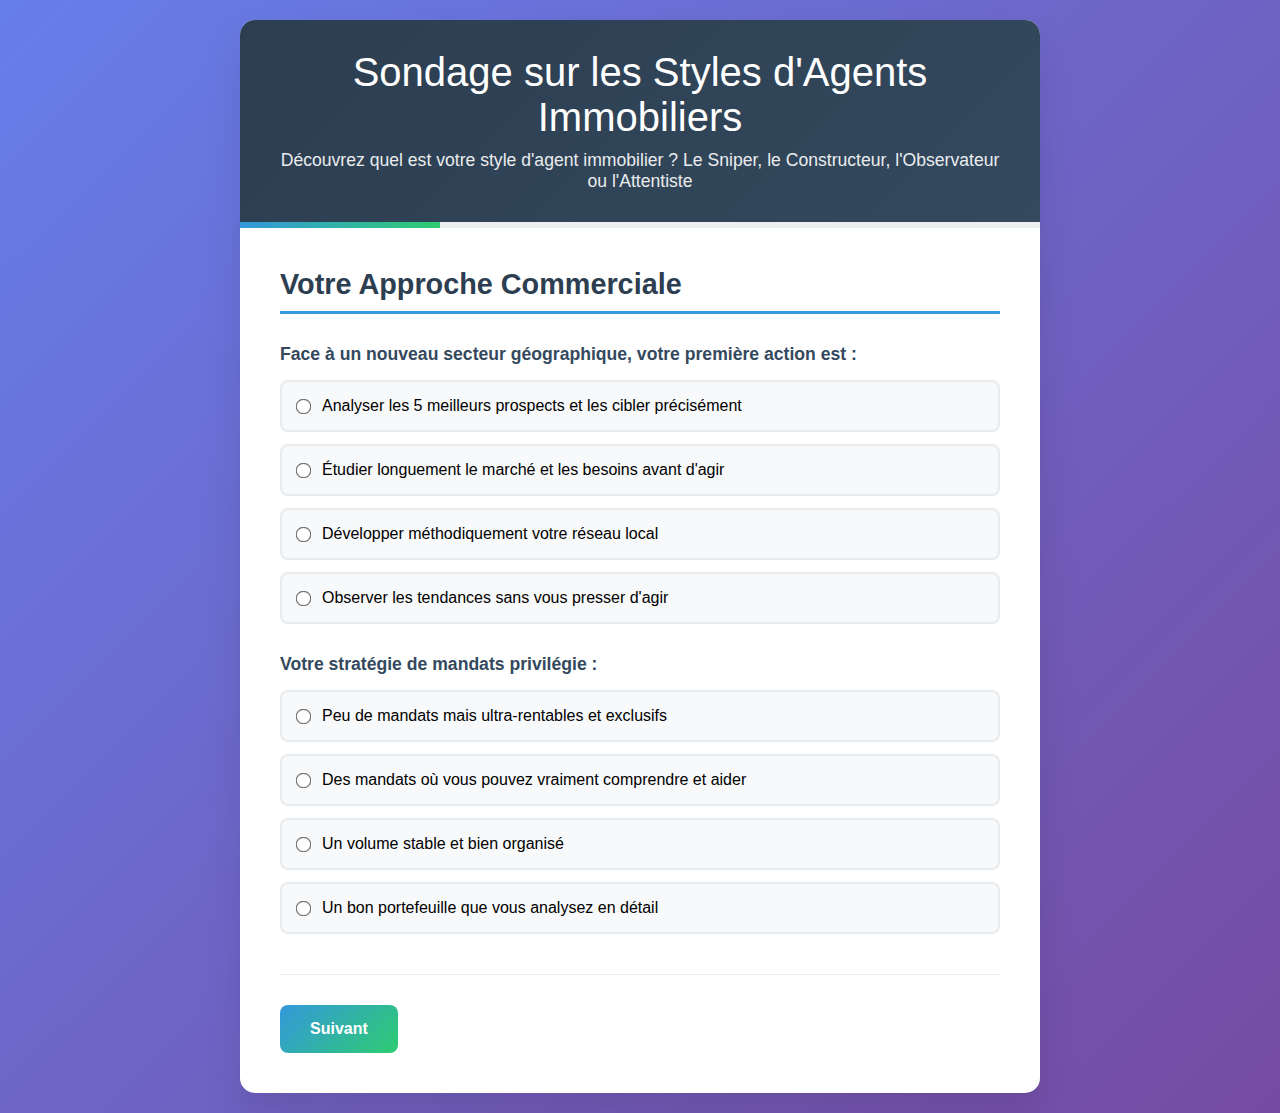
<file: index.html>
<!DOCTYPE html>
<html lang="fr">
<head>
    <meta charset="UTF-8">
    <meta name="viewport" content="width=device-width, initial-scale=1.0">
    <title>Sondage - Styles d'Agents Immobiliers</title>
    <link rel="stylesheet" href="styles.css">
</head>
<body>
    <div class="container">
        <header>
            <h1>Sondage sur les Styles d'Agents Immobiliers</h1>
            <p>Découvrez quel est votre style d'agent immobilier ? Le Sniper, le Constructeur, l'Observateur ou l'Attentiste</p>
        </header>

        <div class="progress-bar">
            <div class="progress-fill" id="progressFill"></div>
        </div>

        <form id="surveyForm">
            <!-- Section 1: Approche commerciale -->
            <div class="section" id="section1">
                <h2>Votre Approche Commerciale</h2>
                
                <div class="question-group">
                    <label>Face à un nouveau secteur géographique, votre première action est :</label>
                    <div class="radio-group">
                        <label><input type="radio" name="prospection" value="sniper"> Analyser les 5 meilleurs prospects et les cibler précisément</label>
                        <label><input type="radio" name="prospection" value="observateur"> Étudier longuement le marché et les besoins avant d'agir</label>
                        <label><input type="radio" name="prospection" value="constructeur"> Développer méthodiquement votre réseau local</label>
                        <label><input type="radio" name="prospection" value="attentiste"> Observer les tendances sans vous presser d'agir</label>
                    </div>
                </div>

                <div class="question-group">
                    <label>Votre stratégie de mandats privilégie :</label>
                    <div class="radio-group">
                        <label><input type="radio" name="mandats" value="sniper"> Peu de mandats mais ultra-rentables et exclusifs</label>
                        <label><input type="radio" name="mandats" value="observateur"> Des mandats où vous pouvez vraiment comprendre et aider</label>
                        <label><input type="radio" name="mandats" value="constructeur"> Un volume stable et bien organisé</label>
                        <label><input type="radio" name="mandats" value="attentiste"> Un bon portefeuille que vous analysez en détail</label>
                    </div>
                </div>
            </div>

            <!-- Section 2: Organisation et méthodes -->
            <div class="section" id="section2" style="display: none;">
                <h2>Votre Organisation</h2>
                
                <div class="question-group">
                    <label>Votre journée type privilégie :</label>
                    <div class="radio-group">
                        <label><input type="radio" name="organisation" value="sniper"> Peu d'actions mais ultra-ciblées et rentables</label>
                        <label><input type="radio" name="organisation" value="observateur"> Écoute approfondie et analyse de chaque situation</label>
                        <label><input type="radio" name="organisation" value="constructeur"> Planning structuré et méthode régulière</label>
                        <label><input type="radio" name="organisation" value="attentiste"> Réflexion stratégique et analyse des tendances</label>
                    </div>
                </div>

                <div class="question-group">
                    <label>Pour valoriser un bien, vous misez sur :</label>
                    <div class="radio-group">
                        <label><input type="radio" name="valorisation" value="sniper"> Une analyse ultra-précise pour un prix optimal</label>
                        <label><input type="radio" name="valorisation" value="observateur"> L'empathie et la compréhension des motivations</label>
                        <label><input type="radio" name="valorisation" value="constructeur"> Une méthode éprouvée avec comparables solides</label>
                        <label><input type="radio" name="valorisation" value="attentiste"> Une étude approfondie avant toute estimation</label>
                    </div>
                </div>
            </div>

            <!-- Section 3: Négociation et closing -->
            <div class="section" id="section3" style="display: none;">
                <h2>Votre Style de Négociation</h2>
                
                <div class="question-group">
                    <label>En négociation, vous êtes plutôt :</label>
                    <div class="radio-group">
                        <label><input type="radio" name="negociation" value="sniper"> Direct et efficace, vous allez droit au but</label>
                        <label><input type="radio" name="negociation" value="observateur"> À l'écoute, vous cherchez le compromis gagnant-gagnant</label>
                        <label><input type="radio" name="negociation" value="constructeur"> Méthodique, vous suivez un processus structuré</label>
                        <label><input type="radio" name="negociation" value="attentiste"> Patient, vous attendez le bon moment pour agir</label>
                    </div>
                </div>

                <div class="question-group">
                    <label>Pour conclure une vente, vous :</label>
                    <div class="radio-group">
                        <label><input type="radio" name="closing" value="sniper"> Créez un sentiment d'urgence ciblé et précis</label>
                        <label><input type="radio" name="closing" value="observateur"> Rassurez par l'empathie et la logique</label>
                        <label><input type="radio" name="closing" value="constructeur"> Vous appuyez sur la relation de confiance établie</label>
                        <label><input type="radio" name="closing" value="attentiste"> Laissez le client mûrir sa décision naturellement</label>
                    </div>
                </div>
            </div>

            <!-- Section 4: Résultats et performance -->
            <div class="section" id="section4" style="display: none;">
                <h2>Vos Résultats</h2>
                
                <div class="question-group">
                    <label>Votre approche des résultats :</label>
                    <div class="radio-group">
                        <label><input type="radio" name="resultats" value="sniper"> Peu de transactions mais très rentables</label>
                        <label><input type="radio" name="resultats" value="observateur"> La satisfaction client prime sur le volume</label>
                        <label><input type="radio" name="resultats" value="constructeur"> Régularité et stabilité des performances</label>
                        <label><input type="radio" name="resultats" value="attentiste"> Qualité du portefeuille plus qu'efficacité immédiate</label>
                    </div>
                </div>

                <div class="question-group">
                    <label>Votre principale force en tant qu'agent :</label>
                    <div class="radio-group">
                        <label><input type="radio" name="force" value="sniper"> L'efficacité et la précision dans l'action</label>
                        <label><input type="radio" name="force" value="observateur"> L'écoute et l'empathie avec les clients</label>
                        <label><input type="radio" name="force" value="constructeur"> L'organisation et la méthode de travail</label>
                        <label><input type="radio" name="force" value="attentiste"> L'analyse stratégique et la patience</label>
                    </div>
                </div>
            </div>

            <!-- Navigation -->
            <div class="navigation">
                <button type="button" id="prevBtn" onclick="changeSection(-1)" style="display: none;">Précédent</button>
                <button type="button" id="nextBtn" onclick="changeSection(1)">Suivant</button>
                <button type="submit" id="submitBtn" style="display: none;">Terminer le sondage</button>
            </div>
        </form>

        <!-- Résultats -->
        <div id="results" style="display: none;">
            <h2>Merci pour votre participation !</h2>
            <p>Vos réponses ont été enregistrées avec succès.</p>
            <button onclick="viewResults()">Voir les résultats agrégés</button>
            <button onclick="exportResults()">Exporter les données</button>
            <button onclick="resetSurvey()">Nouveau sondage</button>
        </div>

        <!-- Tableau des résultats -->
        <div id="resultsTable" style="display: none;">
            <h2>Résultats du Sondage</h2>
            <div id="statsContainer"></div>
            <button onclick="hideResults()">Retour</button>
        </div>
    </div>

    <script src="script.js"></script>
</body>
</html>
</file>
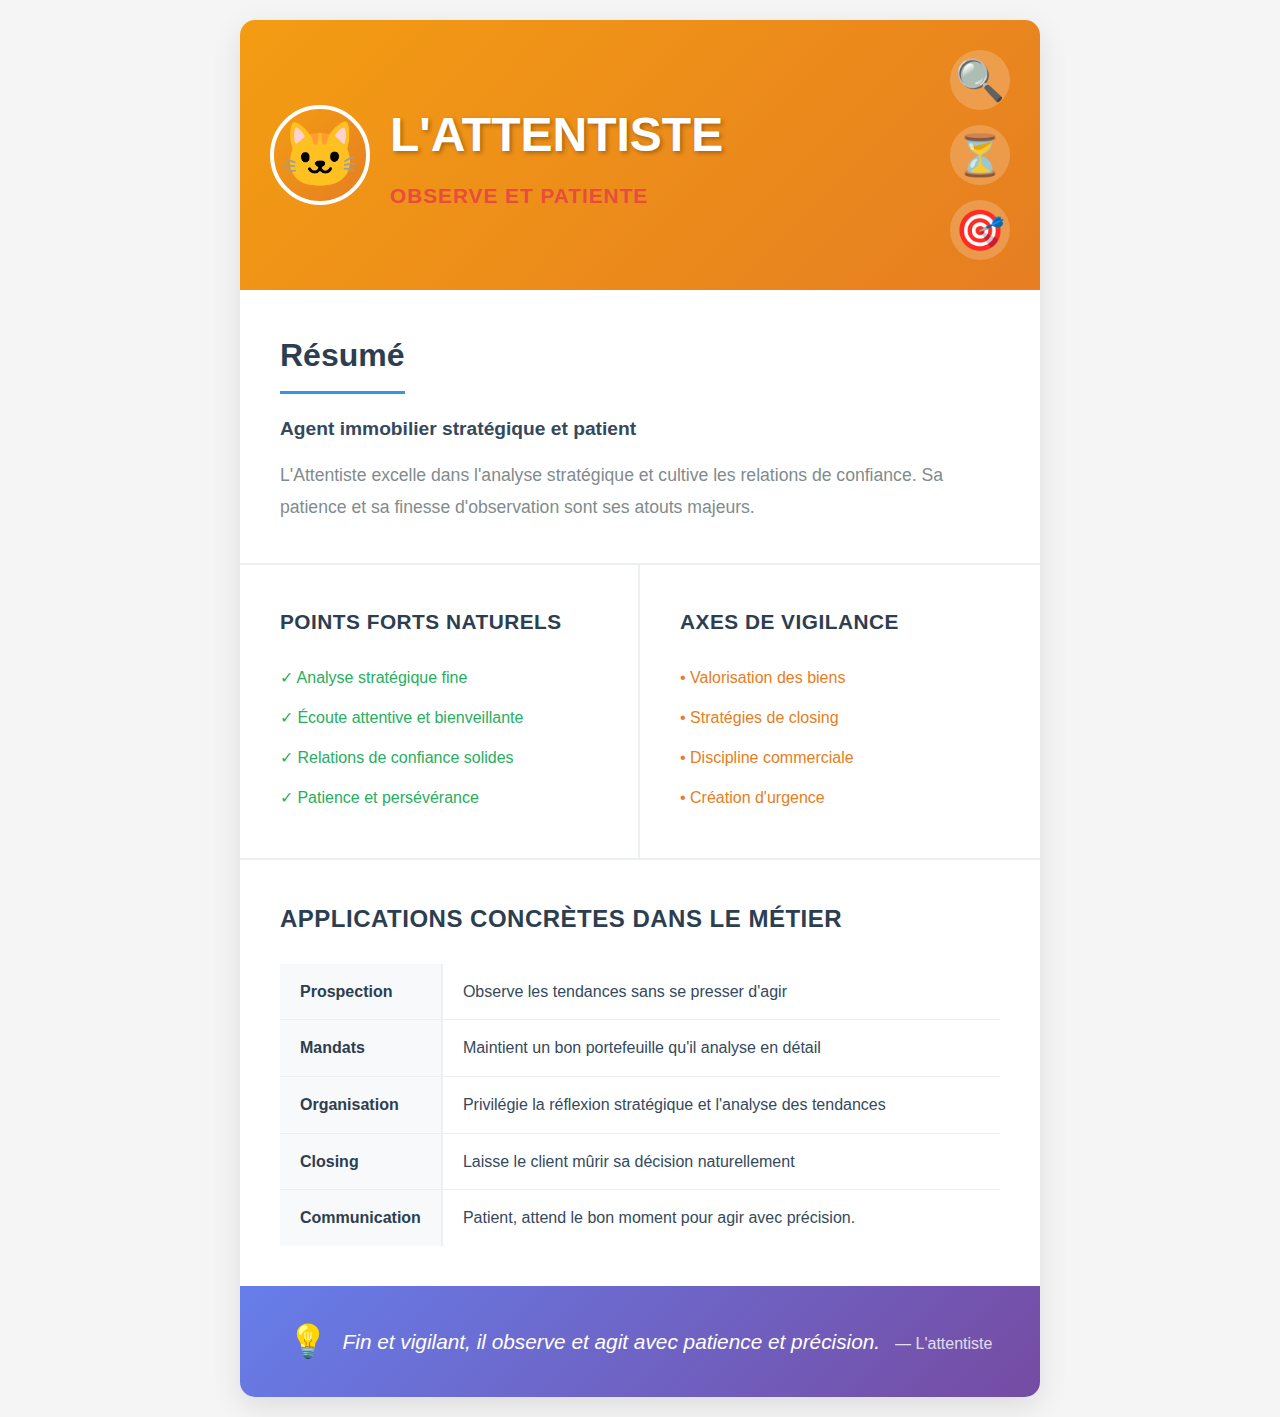
<file: fiche-attentiste.html>
<!DOCTYPE html>
<html lang="fr">
<head>
    <meta charset="UTF-8">
    <meta name="viewport" content="width=device-width, initial-scale=1.0">
    <title>L'Attentiste - Fiche de Style Agent Immobilier</title>
    <link rel="stylesheet" href="fiche-styles.css">
</head>
<body class="attentiste-page">
    <div class="fiche-container">
        <header class="fiche-header">
            <div class="logo-section">
                <div class="agent-logo attentiste-logo">🐱</div>
                <div class="title-section">
                    <h1>L'ATTENTISTE</h1>
                    <p class="subtitle">Observe et patiente</p>
                </div>
            </div>
            <div class="icons-section">
                <div class="icon">🔍</div>
                <div class="icon">⏳</div>
                <div class="icon">🎯</div>
            </div>
        </header>

        <section class="resume-section">
            <h2>Résumé</h2>
            <p class="agent-type">Agent immobilier stratégique et patient</p>
            <p class="description">
                L'Attentiste excelle dans l'analyse stratégique et cultive les relations 
                de confiance. Sa patience et sa finesse d'observation sont ses atouts majeurs.
            </p>
        </section>

        <div class="content-grid">
            <section class="points-forts">
                <h2>POINTS FORTS NATURELS</h2>
                <ul>
                    <li>✓ Analyse stratégique fine</li>
                    <li>✓ Écoute attentive et bienveillante</li>
                    <li>✓ Relations de confiance solides</li>
                    <li>✓ Patience et persévérance</li>
                </ul>
            </section>

            <section class="axes-vigilance">
                <h2>AXES DE VIGILANCE</h2>
                <ul>
                    <li>• Valorisation des biens</li>
                    <li>• Stratégies de closing</li>
                    <li>• Discipline commerciale</li>
                    <li>• Création d'urgence</li>
                </ul>
            </section>
        </div>

        <section class="applications-metier">
            <h2>APPLICATIONS CONCRÈTES DANS LE MÉTIER</h2>
            <table class="metier-table">
                <tr>
                    <td class="metier-category">Prospection</td>
                    <td>Observe les tendances sans se presser d'agir</td>
                </tr>
                <tr>
                    <td class="metier-category">Mandats</td>
                    <td>Maintient un bon portefeuille qu'il analyse en détail</td>
                </tr>
                <tr>
                    <td class="metier-category">Organisation</td>
                    <td>Privilégie la réflexion stratégique et l'analyse des tendances</td>
                </tr>
                <tr>
                    <td class="metier-category">Closing</td>
                    <td>Laisse le client mûrir sa décision naturellement</td>
                </tr>
                <tr>
                    <td class="metier-category">Communication</td>
                    <td>Patient, attend le bon moment pour agir avec précision.</td>
                </tr>
            </table>
        </section>

        <footer class="quote-section">
            <div class="quote-icon">💡</div>
            <p class="quote-text">Fin et vigilant, il observe et agit avec patience et précision.</p>
            <p class="quote-author">— L'attentiste</p>
        </footer>
    </div>
</body>
</html>
</file>
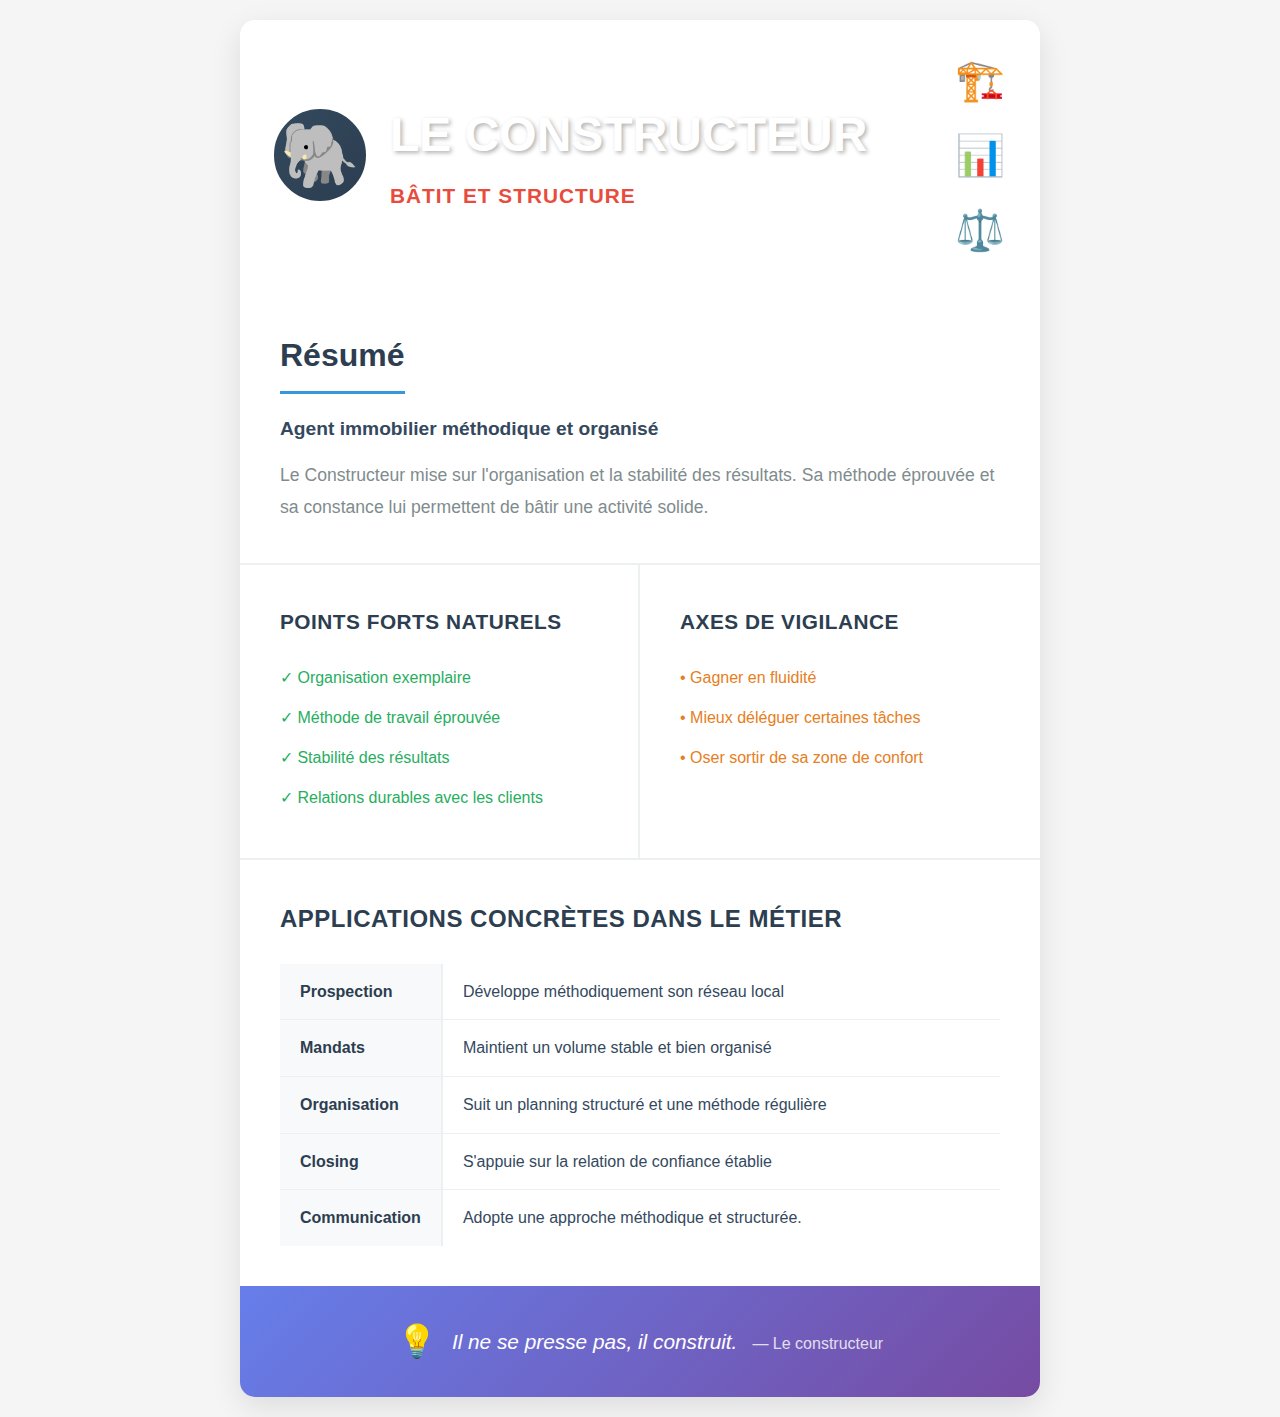
<file: fiche-constructeur.html>
<!DOCTYPE html>
<html lang="fr">
<head>
    <meta charset="UTF-8">
    <meta name="viewport" content="width=device-width, initial-scale=1.0">
    <title>Le Constructeur - Fiche de Style Agent Immobilier</title>
    <link rel="stylesheet" href="fiche-styles.css">
</head>
<body>
    <div class="fiche-container">
        <header class="fiche-header">
            <div class="logo-section">
                <div class="agent-logo constructeur-logo">🐘</div>
                <div class="title-section">
                    <h1>LE CONSTRUCTEUR</h1>
                    <p class="subtitle">Bâtit et structure</p>
                </div>
            </div>
            <div class="icons-section">
                <div class="icon">🏗️</div>
                <div class="icon">📊</div>
                <div class="icon">⚖️</div>
            </div>
        </header>

        <section class="resume-section">
            <h2>Résumé</h2>
            <p class="agent-type">Agent immobilier méthodique et organisé</p>
            <p class="description">
                Le Constructeur mise sur l'organisation et la stabilité des résultats. 
                Sa méthode éprouvée et sa constance lui permettent de bâtir une activité solide.
            </p>
        </section>

        <div class="content-grid">
            <section class="points-forts">
                <h2>POINTS FORTS NATURELS</h2>
                <ul>
                    <li>✓ Organisation exemplaire</li>
                    <li>✓ Méthode de travail éprouvée</li>
                    <li>✓ Stabilité des résultats</li>
                    <li>✓ Relations durables avec les clients</li>
                </ul>
            </section>

            <section class="axes-vigilance">
                <h2>AXES DE VIGILANCE</h2>
                <ul>
                    <li>• Gagner en fluidité</li>
                    <li>• Mieux déléguer certaines tâches</li>
                    <li>• Oser sortir de sa zone de confort</li>
                </ul>
            </section>
        </div>

        <section class="applications-metier">
            <h2>APPLICATIONS CONCRÈTES DANS LE MÉTIER</h2>
            <table class="metier-table">
                <tr>
                    <td class="metier-category">Prospection</td>
                    <td>Développe méthodiquement son réseau local</td>
                </tr>
                <tr>
                    <td class="metier-category">Mandats</td>
                    <td>Maintient un volume stable et bien organisé</td>
                </tr>
                <tr>
                    <td class="metier-category">Organisation</td>
                    <td>Suit un planning structuré et une méthode régulière</td>
                </tr>
                <tr>
                    <td class="metier-category">Closing</td>
                    <td>S'appuie sur la relation de confiance établie</td>
                </tr>
                <tr>
                    <td class="metier-category">Communication</td>
                    <td>Adopte une approche méthodique et structurée.</td>
                </tr>
            </table>
        </section>

        <footer class="quote-section">
            <div class="quote-icon">💡</div>
            <p class="quote-text">Il ne se presse pas, il construit.</p>
            <p class="quote-author">— Le constructeur</p>
        </footer>
    </div>
</body>
</html>
</file>
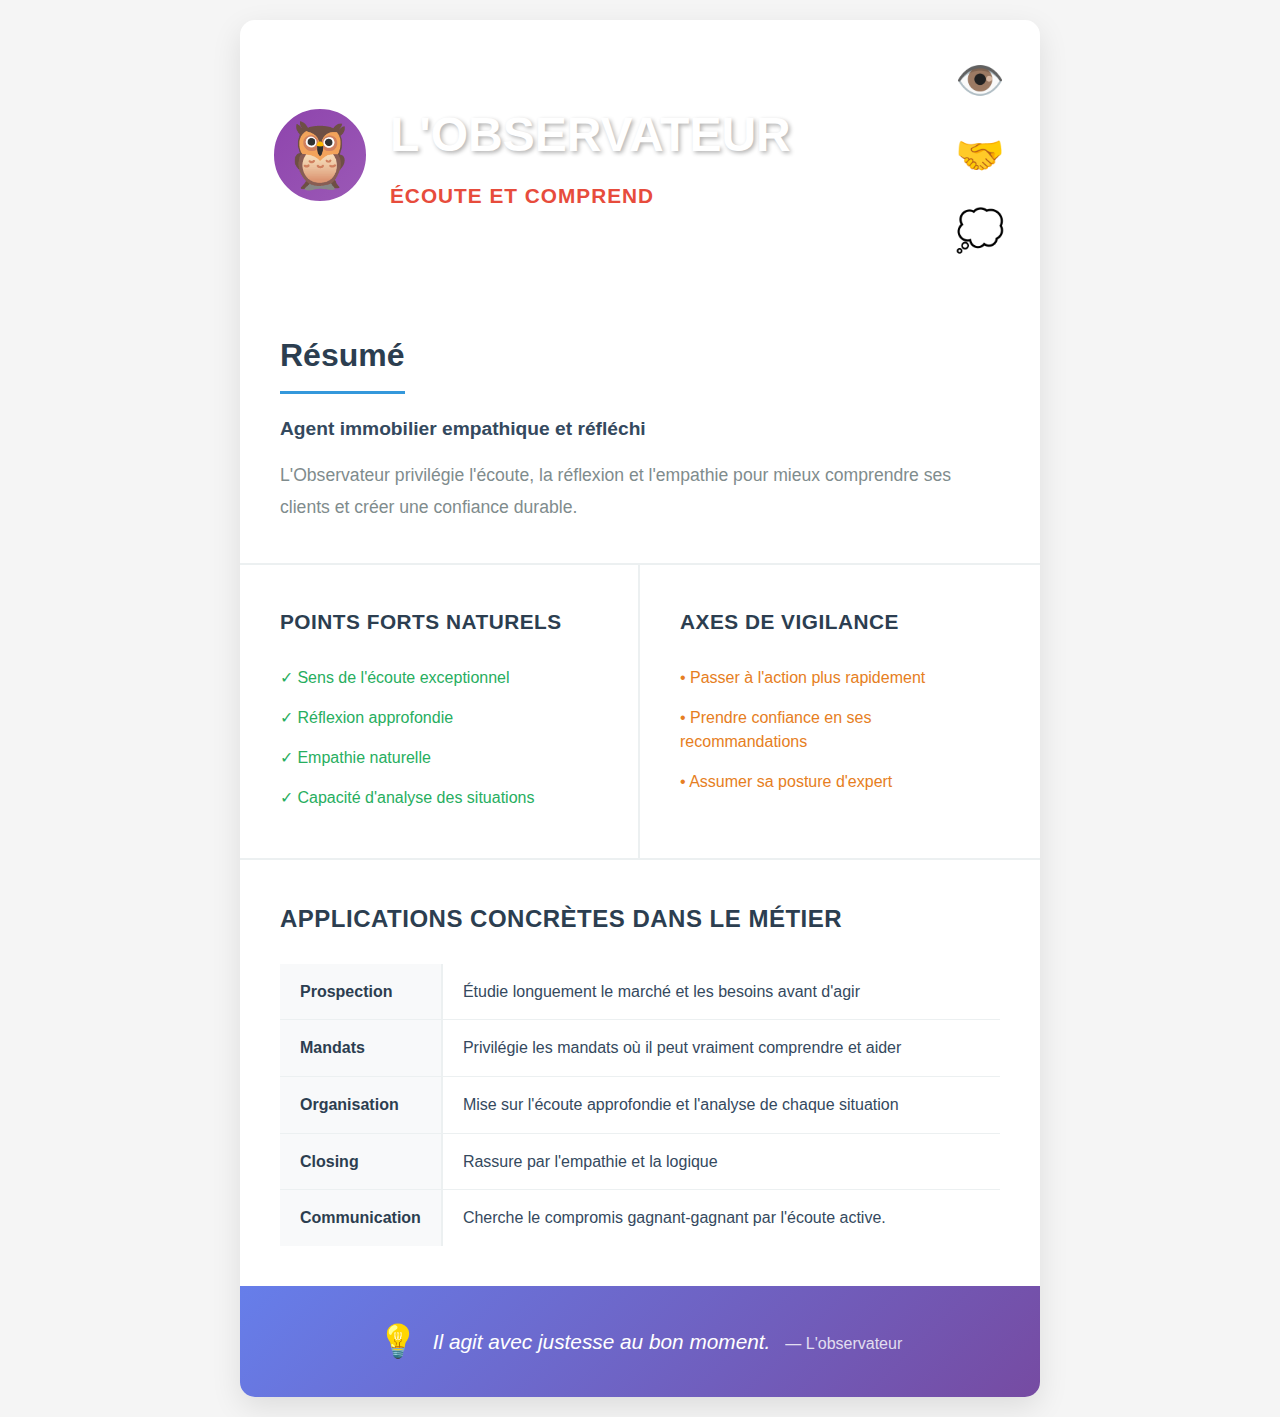
<file: fiche-observateur.html>
<!DOCTYPE html>
<html lang="fr">
<head>
    <meta charset="UTF-8">
    <meta name="viewport" content="width=device-width, initial-scale=1.0">
    <title>L'Observateur - Fiche de Style Agent Immobilier</title>
    <link rel="stylesheet" href="fiche-styles.css">
</head>
<body>
    <div class="fiche-container">
        <header class="fiche-header">
            <div class="logo-section">
                <div class="agent-logo observateur-logo">🦉</div>
                <div class="title-section">
                    <h1>L'OBSERVATEUR</h1>
                    <p class="subtitle">Écoute et comprend</p>
                </div>
            </div>
            <div class="icons-section">
                <div class="icon">👁️</div>
                <div class="icon">🤝</div>
                <div class="icon">💭</div>
            </div>
        </header>

        <section class="resume-section">
            <h2>Résumé</h2>
            <p class="agent-type">Agent immobilier empathique et réfléchi</p>
            <p class="description">
                L'Observateur privilégie l'écoute, la réflexion et l'empathie pour 
                mieux comprendre ses clients et créer une confiance durable.
            </p>
        </section>

        <div class="content-grid">
            <section class="points-forts">
                <h2>POINTS FORTS NATURELS</h2>
                <ul>
                    <li>✓ Sens de l'écoute exceptionnel</li>
                    <li>✓ Réflexion approfondie</li>
                    <li>✓ Empathie naturelle</li>
                    <li>✓ Capacité d'analyse des situations</li>
                </ul>
            </section>

            <section class="axes-vigilance">
                <h2>AXES DE VIGILANCE</h2>
                <ul>
                    <li>• Passer à l'action plus rapidement</li>
                    <li>• Prendre confiance en ses recommandations</li>
                    <li>• Assumer sa posture d'expert</li>
                </ul>
            </section>
        </div>

        <section class="applications-metier">
            <h2>APPLICATIONS CONCRÈTES DANS LE MÉTIER</h2>
            <table class="metier-table">
                <tr>
                    <td class="metier-category">Prospection</td>
                    <td>Étudie longuement le marché et les besoins avant d'agir</td>
                </tr>
                <tr>
                    <td class="metier-category">Mandats</td>
                    <td>Privilégie les mandats où il peut vraiment comprendre et aider</td>
                </tr>
                <tr>
                    <td class="metier-category">Organisation</td>
                    <td>Mise sur l'écoute approfondie et l'analyse de chaque situation</td>
                </tr>
                <tr>
                    <td class="metier-category">Closing</td>
                    <td>Rassure par l'empathie et la logique</td>
                </tr>
                <tr>
                    <td class="metier-category">Communication</td>
                    <td>Cherche le compromis gagnant-gagnant par l'écoute active.</td>
                </tr>
            </table>
        </section>

        <footer class="quote-section">
            <div class="quote-icon">💡</div>
            <p class="quote-text">Il agit avec justesse au bon moment.</p>
            <p class="quote-author">— L'observateur</p>
        </footer>
    </div>
</body>
</html>
</file>
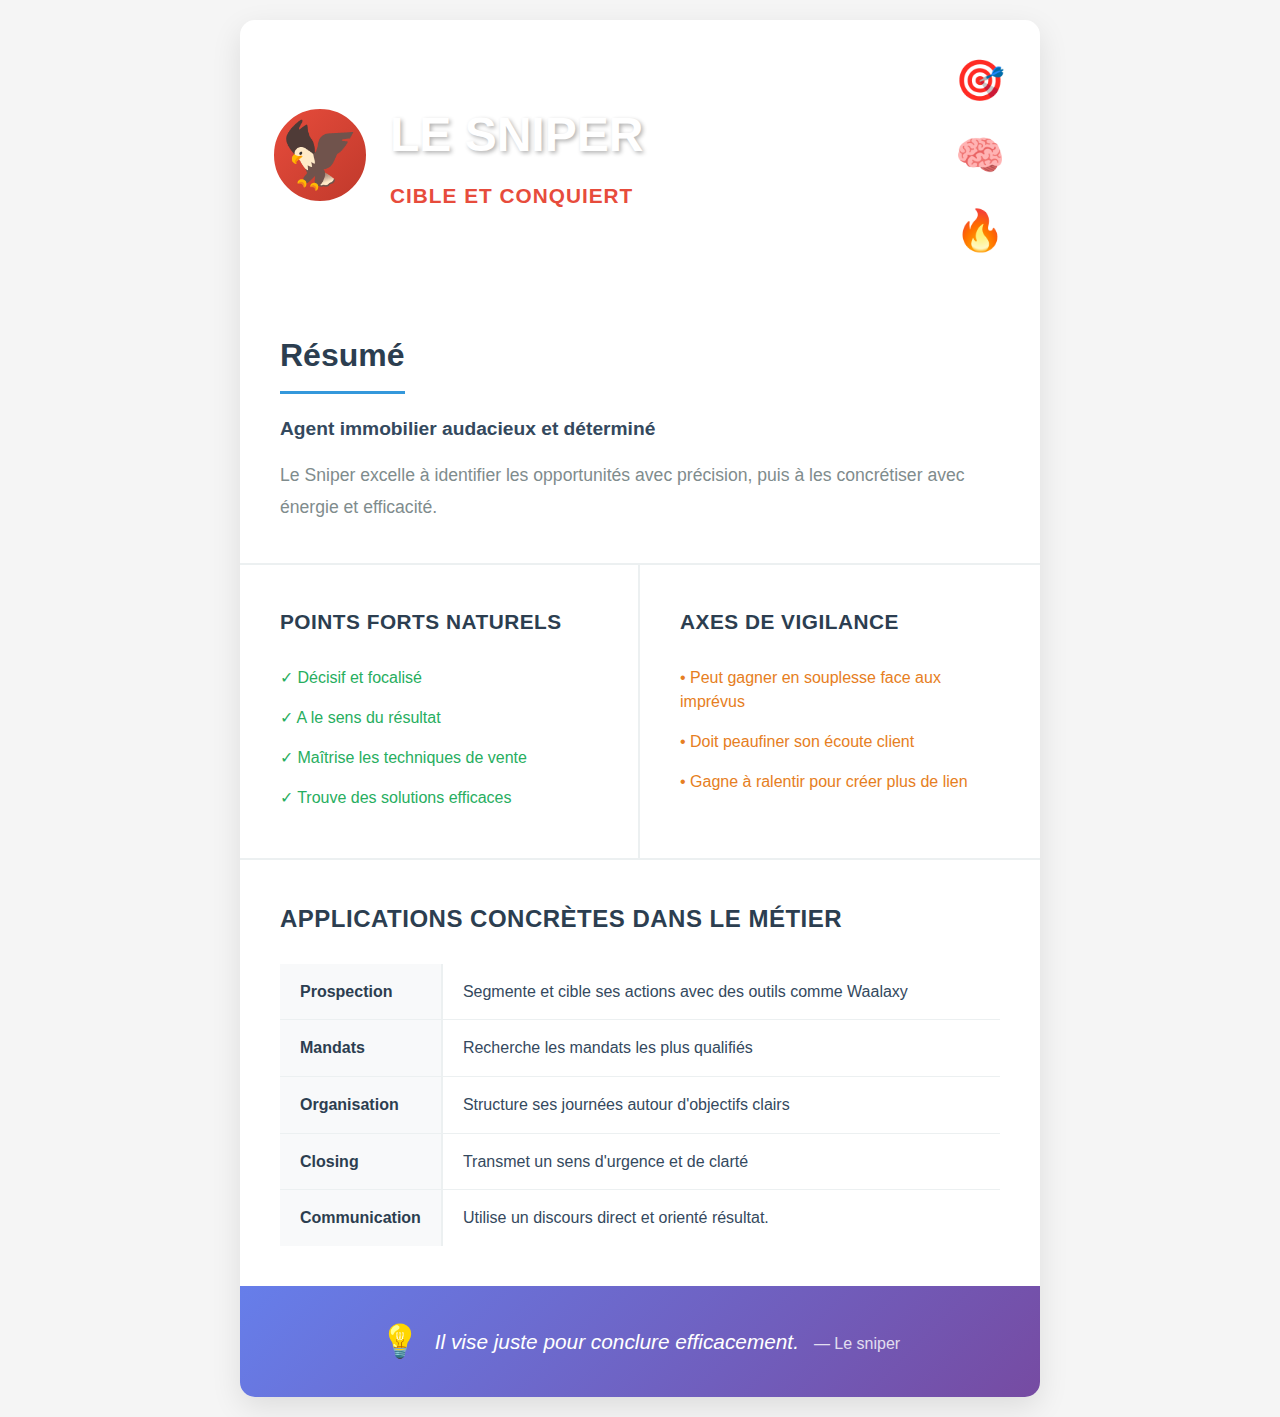
<file: fiche-sniper.html>
<!DOCTYPE html>
<html lang="fr">
<head>
    <meta charset="UTF-8">
    <meta name="viewport" content="width=device-width, initial-scale=1.0">
    <title>Le Sniper - Fiche de Style Agent Immobilier</title>
    <link rel="stylesheet" href="fiche-styles.css">
</head>
<body>
    <div class="fiche-container">
        <header class="fiche-header">
            <div class="logo-section">
                <div class="agent-logo sniper-logo">🦅</div>
                <div class="title-section">
                    <h1>LE SNIPER</h1>
                    <p class="subtitle">Cible et conquiert</p>
                </div>
            </div>
            <div class="icons-section">
                <div class="icon">🎯</div>
                <div class="icon">🧠</div>
                <div class="icon">🔥</div>
            </div>
        </header>

        <section class="resume-section">
            <h2>Résumé</h2>
            <p class="agent-type">Agent immobilier audacieux et déterminé</p>
            <p class="description">
                Le Sniper excelle à identifier les opportunités avec précision, puis 
                à les concrétiser avec énergie et efficacité.
            </p>
        </section>

        <div class="content-grid">
            <section class="points-forts">
                <h2>POINTS FORTS NATURELS</h2>
                <ul>
                    <li>✓ Décisif et focalisé</li>
                    <li>✓ A le sens du résultat</li>
                    <li>✓ Maîtrise les techniques de vente</li>
                    <li>✓ Trouve des solutions efficaces</li>
                </ul>
            </section>

            <section class="axes-vigilance">
                <h2>AXES DE VIGILANCE</h2>
                <ul>
                    <li>• Peut gagner en souplesse face aux imprévus</li>
                    <li>• Doit peaufiner son écoute client</li>
                    <li>• Gagne à ralentir pour créer plus de lien</li>
                </ul>
            </section>
        </div>

        <section class="applications-metier">
            <h2>APPLICATIONS CONCRÈTES DANS LE MÉTIER</h2>
            <table class="metier-table">
                <tr>
                    <td class="metier-category">Prospection</td>
                    <td>Segmente et cible ses actions avec des outils comme Waalaxy</td>
                </tr>
                <tr>
                    <td class="metier-category">Mandats</td>
                    <td>Recherche les mandats les plus qualifiés</td>
                </tr>
                <tr>
                    <td class="metier-category">Organisation</td>
                    <td>Structure ses journées autour d'objectifs clairs</td>
                </tr>
                <tr>
                    <td class="metier-category">Closing</td>
                    <td>Transmet un sens d'urgence et de clarté</td>
                </tr>
                <tr>
                    <td class="metier-category">Communication</td>
                    <td>Utilise un discours direct et orienté résultat.</td>
                </tr>
            </table>
        </section>

        <footer class="quote-section">
            <div class="quote-icon">💡</div>
            <p class="quote-text">Il vise juste pour conclure efficacement.</p>
            <p class="quote-author">— Le sniper</p>
        </footer>
    </div>
</body>
</html>
</file>
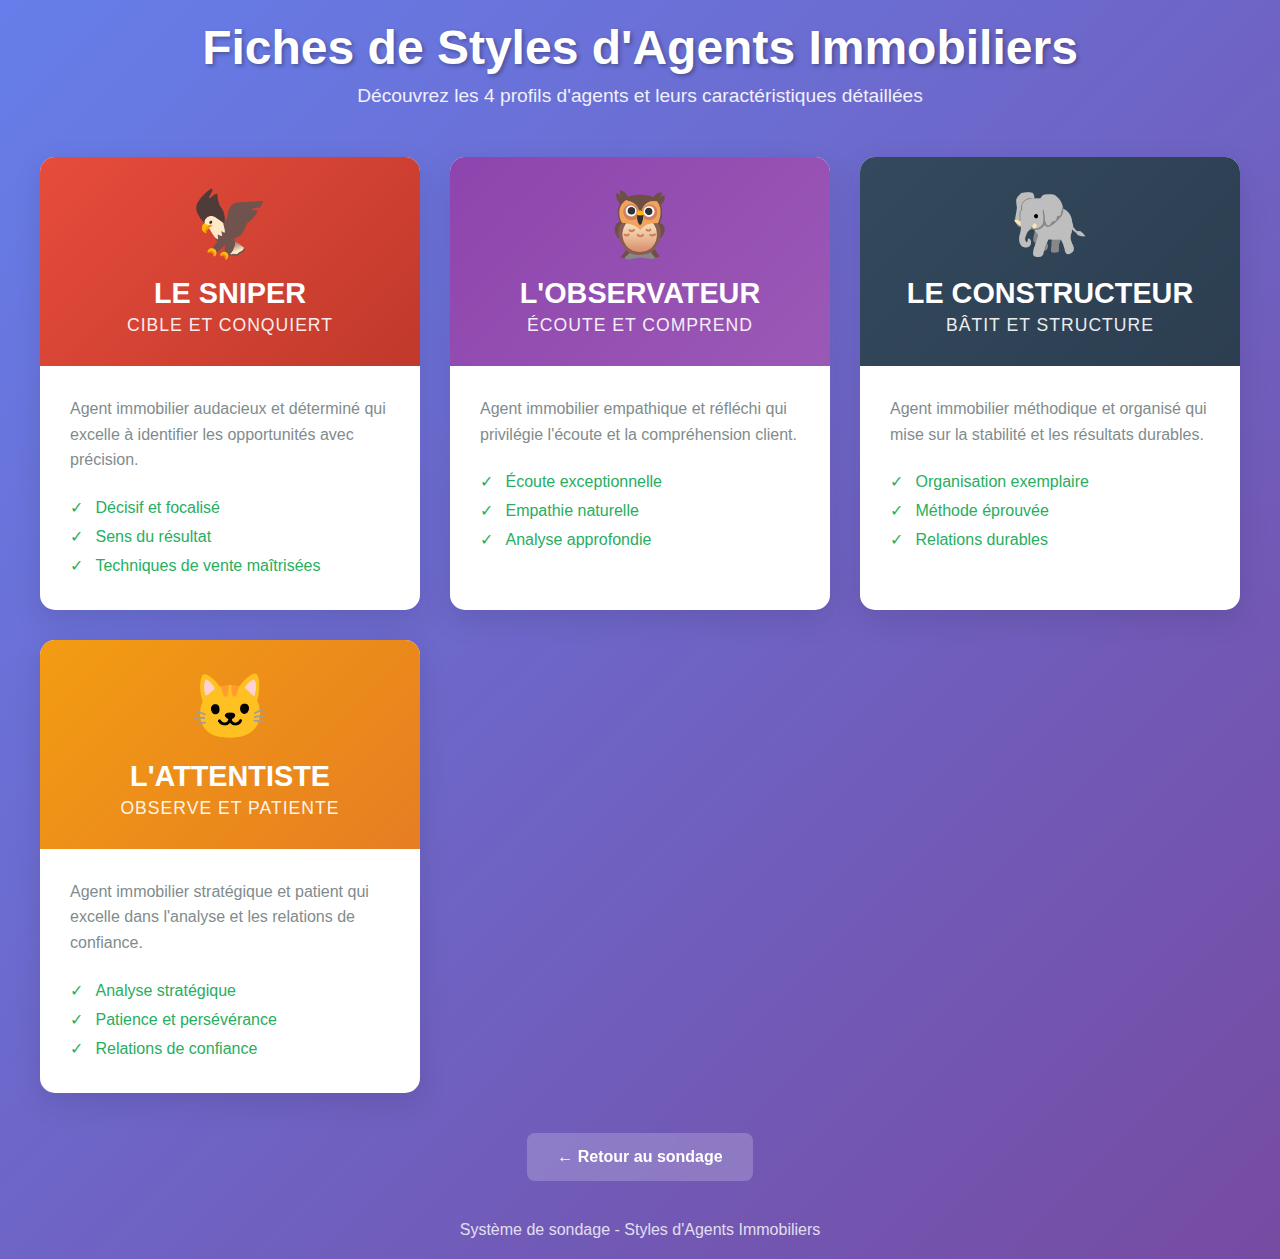
<file: fiches-index.html>
<!DOCTYPE html>
<html lang="fr">
<head>
    <meta charset="UTF-8">
    <meta name="viewport" content="width=device-width, initial-scale=1.0">
    <title>Fiches de Styles d'Agents Immobiliers</title>
    <style>
        * {
            margin: 0;
            padding: 0;
            box-sizing: border-box;
        }

        body {
            font-family: 'Segoe UI', Tahoma, Geneva, Verdana, sans-serif;
            background: linear-gradient(135deg, #667eea 0%, #764ba2 100%);
            min-height: 100vh;
            padding: 20px;
        }

        .container {
            max-width: 1200px;
            margin: 0 auto;
        }

        .header {
            text-align: center;
            color: white;
            margin-bottom: 50px;
        }

        .header h1 {
            font-size: 3em;
            margin-bottom: 10px;
            text-shadow: 2px 2px 4px rgba(0, 0, 0, 0.3);
        }

        .header p {
            font-size: 1.2em;
            opacity: 0.9;
        }

        .fiches-grid {
            display: grid;
            grid-template-columns: repeat(auto-fit, minmax(300px, 1fr));
            gap: 30px;
            margin-bottom: 40px;
        }

        .fiche-card {
            background: white;
            border-radius: 15px;
            box-shadow: 0 10px 30px rgba(0, 0, 0, 0.1);
            overflow: hidden;
            transition: transform 0.3s ease, box-shadow 0.3s ease;
            text-decoration: none;
            color: inherit;
        }

        .fiche-card:hover {
            transform: translateY(-10px);
            box-shadow: 0 20px 40px rgba(0, 0, 0, 0.2);
        }

        .card-header {
            padding: 30px;
            text-align: center;
            color: white;
        }

        .sniper-card .card-header {
            background: linear-gradient(135deg, #e74c3c, #c0392b);
        }

        .observateur-card .card-header {
            background: linear-gradient(135deg, #8e44ad, #9b59b6);
        }

        .constructeur-card .card-header {
            background: linear-gradient(135deg, #34495e, #2c3e50);
        }

        .attentiste-card .card-header {
            background: linear-gradient(135deg, #f39c12, #e67e22);
        }

        .card-emoji {
            font-size: 4em;
            margin-bottom: 15px;
        }

        .card-title {
            font-size: 1.8em;
            font-weight: 700;
            margin-bottom: 5px;
        }

        .card-subtitle {
            font-size: 1.1em;
            opacity: 0.9;
            text-transform: uppercase;
            letter-spacing: 1px;
        }

        .card-content {
            padding: 30px;
        }

        .card-description {
            color: #7f8c8d;
            line-height: 1.6;
            margin-bottom: 20px;
        }

        .card-features {
            list-style: none;
            padding: 0;
        }

        .card-features li {
            padding: 5px 0;
            color: #27ae60;
            font-weight: 500;
        }

        .card-features li:before {
            content: "✓ ";
            margin-right: 8px;
        }

        .back-button {
            display: inline-block;
            background: rgba(255, 255, 255, 0.2);
            color: white;
            padding: 15px 30px;
            border-radius: 8px;
            text-decoration: none;
            font-weight: 600;
            transition: background 0.3s ease;
            backdrop-filter: blur(10px);
        }

        .back-button:hover {
            background: rgba(255, 255, 255, 0.3);
        }

        .footer {
            text-align: center;
            color: white;
            opacity: 0.8;
            margin-top: 40px;
        }

        @media (max-width: 768px) {
            .header h1 {
                font-size: 2.2em;
            }

            .fiches-grid {
                grid-template-columns: 1fr;
                gap: 20px;
            }

            .card-header {
                padding: 20px;
            }

            .card-emoji {
                font-size: 3em;
            }

            .card-title {
                font-size: 1.5em;
            }
        }
    </style>
</head>
<body>
    <div class="container">
        <header class="header">
            <h1>Fiches de Styles d'Agents Immobiliers</h1>
            <p>Découvrez les 4 profils d'agents et leurs caractéristiques détaillées</p>
        </header>

        <div class="fiches-grid">
            <a href="fiche-sniper.html" class="fiche-card sniper-card">
                <div class="card-header">
                    <div class="card-emoji">🦅</div>
                    <h2 class="card-title">LE SNIPER</h2>
                    <p class="card-subtitle">Cible et conquiert</p>
                </div>
                <div class="card-content">
                    <p class="card-description">
                        Agent immobilier audacieux et déterminé qui excelle à identifier les opportunités avec précision.
                    </p>
                    <ul class="card-features">
                        <li>Décisif et focalisé</li>
                        <li>Sens du résultat</li>
                        <li>Techniques de vente maîtrisées</li>
                    </ul>
                </div>
            </a>

            <a href="fiche-observateur.html" class="fiche-card observateur-card">
                <div class="card-header">
                    <div class="card-emoji">🦉</div>
                    <h2 class="card-title">L'OBSERVATEUR</h2>
                    <p class="card-subtitle">Écoute et comprend</p>
                </div>
                <div class="card-content">
                    <p class="card-description">
                        Agent immobilier empathique et réfléchi qui privilégie l'écoute et la compréhension client.
                    </p>
                    <ul class="card-features">
                        <li>Écoute exceptionnelle</li>
                        <li>Empathie naturelle</li>
                        <li>Analyse approfondie</li>
                    </ul>
                </div>
            </a>

            <a href="fiche-constructeur.html" class="fiche-card constructeur-card">
                <div class="card-header">
                    <div class="card-emoji">🐘</div>
                    <h2 class="card-title">LE CONSTRUCTEUR</h2>
                    <p class="card-subtitle">Bâtit et structure</p>
                </div>
                <div class="card-content">
                    <p class="card-description">
                        Agent immobilier méthodique et organisé qui mise sur la stabilité et les résultats durables.
                    </p>
                    <ul class="card-features">
                        <li>Organisation exemplaire</li>
                        <li>Méthode éprouvée</li>
                        <li>Relations durables</li>
                    </ul>
                </div>
            </a>

            <a href="fiche-attentiste.html" class="fiche-card attentiste-card">
                <div class="card-header">
                    <div class="card-emoji">🐱</div>
                    <h2 class="card-title">L'ATTENTISTE</h2>
                    <p class="card-subtitle">Observe et patiente</p>
                </div>
                <div class="card-content">
                    <p class="card-description">
                        Agent immobilier stratégique et patient qui excelle dans l'analyse et les relations de confiance.
                    </p>
                    <ul class="card-features">
                        <li>Analyse stratégique</li>
                        <li>Patience et persévérance</li>
                        <li>Relations de confiance</li>
                    </ul>
                </div>
            </a>
        </div>

        <div style="text-align: center;">
            <a href="index.html" class="back-button">← Retour au sondage</a>
        </div>

        <footer class="footer">
            <p>Système de sondage - Styles d'Agents Immobiliers</p>
        </footer>
    </div>
</body>
</html>
</file>
<file: styles.css>
* {
    margin: 0;
    padding: 0;
    box-sizing: border-box;
}

body {
    font-family: 'Segoe UI', Tahoma, Geneva, Verdana, sans-serif;
    background: linear-gradient(135deg, #667eea 0%, #764ba2 100%);
    min-height: 100vh;
    padding: 20px;
}

.container {
    max-width: 800px;
    margin: 0 auto;
    background: white;
    border-radius: 15px;
    box-shadow: 0 20px 40px rgba(0, 0, 0, 0.1);
    overflow: hidden;
}

header {
    background: linear-gradient(135deg, #2c3e50 0%, #34495e 100%);
    color: white;
    padding: 30px;
    text-align: center;
}

header h1 {
    font-size: 2.5em;
    margin-bottom: 10px;
    font-weight: 300;
}

header p {
    font-size: 1.1em;
    opacity: 0.9;
}

.progress-bar {
    height: 6px;
    background: #ecf0f1;
    position: relative;
}

.progress-fill {
    height: 100%;
    background: linear-gradient(90deg, #3498db, #2ecc71);
    width: 25%;
    transition: width 0.3s ease;
}

form {
    padding: 40px;
}

.section {
    animation: fadeIn 0.5s ease-in;
}

@keyframes fadeIn {
    from { opacity: 0; transform: translateY(20px); }
    to { opacity: 1; transform: translateY(0); }
}

h2 {
    color: #2c3e50;
    margin-bottom: 30px;
    font-size: 1.8em;
    border-bottom: 3px solid #3498db;
    padding-bottom: 10px;
}

.question-group {
    margin-bottom: 30px;
}

.question-group > label {
    display: block;
    font-weight: 600;
    color: #34495e;
    margin-bottom: 15px;
    font-size: 1.1em;
}

.radio-group, .checkbox-group {
    display: flex;
    flex-direction: column;
    gap: 12px;
}

.radio-group label, .checkbox-group label {
    display: flex;
    align-items: center;
    padding: 15px;
    background: #f8f9fa;
    border: 2px solid #e9ecef;
    border-radius: 8px;
    cursor: pointer;
    transition: all 0.3s ease;
    font-weight: normal;
}

.radio-group label:hover, .checkbox-group label:hover {
    background: #e3f2fd;
    border-color: #2196f3;
}

.radio-group input, .checkbox-group input {
    margin-right: 12px;
    transform: scale(1.2);
}

.radio-group input:checked + label, 
.checkbox-group input:checked + label,
.radio-group label:has(input:checked),
.checkbox-group label:has(input:checked) {
    background: #e3f2fd;
    border-color: #2196f3;
    color: #1976d2;
}

.style-cards {
    display: grid;
    grid-template-columns: repeat(auto-fit, minmax(300px, 1fr));
    gap: 20px;
    margin-top: 20px;
}

.style-card {
    position: relative;
    border: 2px solid #e9ecef;
    border-radius: 12px;
    overflow: hidden;
    transition: all 0.3s ease;
}

.style-card:hover {
    transform: translateY(-5px);
    box-shadow: 0 10px 25px rgba(0, 0, 0, 0.1);
}

.style-card input {
    position: absolute;
    opacity: 0;
    pointer-events: none;
}

.style-card label {
    display: block;
    padding: 25px;
    cursor: pointer;
    height: 100%;
    background: white;
    transition: all 0.3s ease;
}

.style-card input:checked + label {
    background: linear-gradient(135deg, #e3f2fd 0%, #f3e5f5 100%);
    border-color: #2196f3;
}

.style-card h3 {
    color: #2c3e50;
    margin-bottom: 10px;
    font-size: 1.3em;
}

.style-card p {
    color: #7f8c8d;
    line-height: 1.6;
    margin-bottom: 10px;
}

.style-header {
    display: flex;
    align-items: center;
    margin-bottom: 15px;
}

.style-emoji {
    font-size: 2em;
    margin-right: 10px;
}

.style-traits {
    display: flex;
    flex-direction: column;
    gap: 5px;
    margin: 15px 0;
}

.trait-positive {
    color: #27ae60;
    font-size: 0.9em;
    font-weight: 500;
}

.style-quote {
    font-style: italic;
    color: #2c3e50;
    font-weight: 600;
    margin-top: 15px;
    padding: 10px;
    background: #f8f9fa;
    border-left: 3px solid #3498db;
    border-radius: 0 5px 5px 0;
}

.rating-scale {
    margin-top: 15px;
}

#importanceRange {
    width: 100%;
    height: 8px;
    border-radius: 5px;
    background: #ddd;
    outline: none;
    margin-bottom: 15px;
}

#importanceRange::-webkit-slider-thumb {
    appearance: none;
    width: 25px;
    height: 25px;
    border-radius: 50%;
    background: #2196f3;
    cursor: pointer;
}

.rating-labels {
    display: flex;
    justify-content: space-between;
    align-items: center;
    font-size: 0.9em;
    color: #7f8c8d;
}

#ratingValue {
    font-size: 1.5em;
    font-weight: bold;
    color: #2196f3;
}

textarea {
    width: 100%;
    padding: 15px;
    border: 2px solid #e9ecef;
    border-radius: 8px;
    font-family: inherit;
    font-size: 1em;
    resize: vertical;
    transition: border-color 0.3s ease;
}

textarea:focus {
    outline: none;
    border-color: #2196f3;
}

.navigation {
    display: flex;
    justify-content: space-between;
    margin-top: 40px;
    padding-top: 30px;
    border-top: 1px solid #e9ecef;
}

button {
    padding: 15px 30px;
    border: none;
    border-radius: 8px;
    font-size: 1em;
    font-weight: 600;
    cursor: pointer;
    transition: all 0.3s ease;
}

#prevBtn {
    background: #95a5a6;
    color: white;
}

#prevBtn:hover {
    background: #7f8c8d;
}

#nextBtn, #submitBtn {
    background: linear-gradient(135deg, #3498db, #2ecc71);
    color: white;
}

#nextBtn:hover, #submitBtn:hover {
    transform: translateY(-2px);
    box-shadow: 0 5px 15px rgba(52, 152, 219, 0.4);
}

#results {
    padding: 40px;
    text-align: center;
}

#results h2 {
    color: #27ae60;
    border: none;
    margin-bottom: 20px;
}

#results button {
    margin: 10px;
    background: #3498db;
    color: white;
}

#results button:hover {
    background: #2980b9;
}

#resultsTable {
    padding: 40px;
}

.stats-item {
    background: #f8f9fa;
    padding: 20px;
    margin: 15px 0;
    border-radius: 8px;
    border-left: 4px solid #3498db;
}

.stats-item h3 {
    color: #2c3e50;
    margin-bottom: 10px;
}

.stats-bar {
    background: #e9ecef;
    height: 20px;
    border-radius: 10px;
    overflow: hidden;
    margin: 10px 0;
}

.stats-fill {
    height: 100%;
    background: linear-gradient(90deg, #3498db, #2ecc71);
    transition: width 0.5s ease;
}

.checkbox-limit-warning {
    color: #e74c3c;
    font-size: 0.9em;
    margin-top: 5px;
    display: none;
}

/* Styles pour la page de résultats */
.result-header {
    text-align: center;
    margin-bottom: 30px;
    padding: 30px;
    background: linear-gradient(135deg, #f8f9fa 0%, #e9ecef 100%);
    border-radius: 15px;
}

.result-animal {
    font-size: 4em;
    margin-bottom: 15px;
}

.result-header h2 {
    color: #2c3e50;
    margin-bottom: 10px;
    border: none;
    font-size: 2.2em;
}

.result-subtitle {
    color: #7f8c8d;
    font-size: 1.2em;
    font-style: italic;
}

.result-description {
    background: #fff;
    padding: 25px;
    border-radius: 10px;
    margin-bottom: 25px;
    border-left: 4px solid #3498db;
}

.result-description p {
    font-size: 1.1em;
    line-height: 1.6;
    color: #2c3e50;
}

.result-strengths, .result-areas {
    background: #fff;
    padding: 25px;
    border-radius: 10px;
    margin-bottom: 25px;
}

.result-strengths {
    border-left: 4px solid #27ae60;
}

.result-areas {
    border-left: 4px solid #f39c12;
}

.result-strengths h3, .result-areas h3 {
    color: #2c3e50;
    margin-bottom: 15px;
    font-size: 1.3em;
}

.result-strengths ul, .result-areas ul {
    list-style: none;
    padding: 0;
}

.result-strengths li, .result-areas li {
    padding: 8px 0;
    font-size: 1.05em;
}

.result-strengths li {
    color: #27ae60;
}

.result-areas li {
    color: #f39c12;
}

.result-quote {
    text-align: center;
    padding: 25px;
    background: linear-gradient(135deg, #667eea 0%, #764ba2 100%);
    color: white;
    border-radius: 10px;
    margin-bottom: 25px;
}

.result-quote p {
    font-size: 1.3em;
    font-weight: 300;
    margin: 0;
}

.result-advice {
    background: #e8f5e8;
    padding: 25px;
    border-radius: 10px;
    border-left: 4px solid #27ae60;
    margin-bottom: 25px;
}

.result-advice h3 {
    color: #27ae60;
    margin-bottom: 15px;
}

.result-advice p {
    color: #2c3e50;
    font-size: 1.05em;
    line-height: 1.6;
}

.result-scores {
    background: #fff;
    padding: 25px;
    border-radius: 10px;
    margin-bottom: 25px;
    border-left: 4px solid #9b59b6;
}

.result-scores h3 {
    color: #2c3e50;
    margin-bottom: 20px;
}

.score-bars {
    display: flex;
    flex-direction: column;
    gap: 15px;
}

.score-item {
    display: flex;
    align-items: center;
    gap: 15px;
}

.score-label {
    min-width: 120px;
    font-weight: 600;
    color: #2c3e50;
}

.score-bar {
    flex: 1;
    height: 20px;
    background: #ecf0f1;
    border-radius: 10px;
    overflow: hidden;
}

.score-fill {
    height: 100%;
    background: linear-gradient(90deg, #3498db, #2ecc71);
    transition: width 0.8s ease;
    border-radius: 10px;
}

.score-value {
    min-width: 40px;
    text-align: right;
    font-weight: 600;
    color: #2c3e50;
}

.result-actions {
    display: flex;
    gap: 15px;
    justify-content: center;
    flex-wrap: wrap;
    margin-top: 30px;
}

.result-actions button {
    padding: 15px 25px;
    border: none;
    border-radius: 8px;
    font-size: 1em;
    font-weight: 600;
    cursor: pointer;
    transition: all 0.3s ease;
    background: linear-gradient(135deg, #3498db, #2ecc71);
    color: white;
}

.result-actions button:hover {
    transform: translateY(-2px);
    box-shadow: 0 5px 15px rgba(52, 152, 219, 0.4);
}

@media (max-width: 768px) {
    .container {
        margin: 10px;
        border-radius: 10px;
    }
    
    header {
        padding: 20px;
    }
    
    header h1 {
        font-size: 2em;
    }
    
    form {
        padding: 20px;
    }
    
    .style-cards {
        grid-template-columns: 1fr;
    }
    
    .navigation {
        flex-direction: column;
        gap: 15px;
    }
    
    button {
        width: 100%;
    }
    
    .result-header {
        padding: 20px;
    }
    
    .result-animal {
        font-size: 3em;
    }
    
    .result-header h2 {
        font-size: 1.8em;
    }
    
    .score-item {
        flex-direction: column;
        align-items: stretch;
        gap: 8px;
    }
    
    .score-label {
        min-width: auto;
        text-align: center;
    }
    
    .result-actions {
        flex-direction: column;
    }
    
    .result-actions button {
        width: 100%;
    }
}
</file>
<file: fiche-styles.css>
* {
    margin: 0;
    padding: 0;
    box-sizing: border-box;
}

body {
    font-family: 'Segoe UI', Tahoma, Geneva, Verdana, sans-serif;
    background: #f5f5f5;
    padding: 20px;
    line-height: 1.6;
}

.fiche-container {
    max-width: 800px;
    margin: 0 auto;
    background: white;
    border-radius: 15px;
    box-shadow: 0 10px 30px rgba(0, 0, 0, 0.1);
    overflow: hidden;
}

/* Header Section */
.fiche-header {
    color: white;
    padding: 30px;
    display: flex;
    justify-content: space-between;
    align-items: center;
}

/* Couleurs spécifiques par style */
.sniper-page .fiche-header {
    background: linear-gradient(135deg, #e74c3c, #c0392b);
}

.observateur-page .fiche-header {
    background: linear-gradient(135deg, #8e44ad, #9b59b6);
}

.constructeur-page .fiche-header {
    background: linear-gradient(135deg, #34495e, #2c3e50);
}

.attentiste-page .fiche-header {
    background: linear-gradient(135deg, #f39c12, #e67e22);
}

.logo-section {
    display: flex;
    align-items: center;
    gap: 20px;
}

.agent-logo {
    font-size: 4em;
    width: 100px;
    height: 100px;
    border-radius: 50%;
    display: flex;
    align-items: center;
    justify-content: center;
    border: 4px solid white;
}

.sniper-logo {
    background: linear-gradient(135deg, #e74c3c, #c0392b);
}

.observateur-logo {
    background: linear-gradient(135deg, #8e44ad, #9b59b6);
}

.constructeur-logo {
    background: linear-gradient(135deg, #34495e, #2c3e50);
}

.attentiste-logo {
    background: linear-gradient(135deg, #f39c12, #e67e22);
}

.title-section h1 {
    font-size: 3em;
    font-weight: 700;
    margin-bottom: 5px;
    color: white;
    text-shadow: 2px 2px 4px rgba(0, 0, 0, 0.3);
}

.subtitle {
    font-size: 1.3em;
    color: #e74c3c;
    font-weight: 600;
    text-transform: uppercase;
    letter-spacing: 1px;
}

.icons-section {
    display: flex;
    flex-direction: column;
    gap: 15px;
}

.icon {
    font-size: 2.5em;
    width: 60px;
    height: 60px;
    background: rgba(255, 255, 255, 0.2);
    border-radius: 50%;
    display: flex;
    align-items: center;
    justify-content: center;
    backdrop-filter: blur(10px);
}

/* Resume Section */
.resume-section {
    padding: 40px;
    border-bottom: 2px solid #ecf0f1;
}

.resume-section h2 {
    color: #2c3e50;
    font-size: 2em;
    margin-bottom: 20px;
    border-bottom: 3px solid #3498db;
    padding-bottom: 10px;
    display: inline-block;
}

.agent-type {
    font-size: 1.2em;
    font-weight: 600;
    color: #34495e;
    margin-bottom: 15px;
}

.description {
    font-size: 1.1em;
    color: #7f8c8d;
    line-height: 1.8;
}

/* Content Grid */
.content-grid {
    display: grid;
    grid-template-columns: 1fr 1fr;
    gap: 0;
}

.points-forts, .axes-vigilance {
    padding: 40px;
}

.points-forts {
    border-right: 2px solid #ecf0f1;
}

.points-forts h2, .axes-vigilance h2 {
    color: #2c3e50;
    font-size: 1.3em;
    font-weight: 700;
    margin-bottom: 20px;
    text-transform: uppercase;
    letter-spacing: 0.5px;
}

.points-forts ul, .axes-vigilance ul {
    list-style: none;
    padding: 0;
}

.points-forts li, .axes-vigilance li {
    padding: 8px 0;
    font-size: 1em;
    line-height: 1.5;
}

.points-forts li {
    color: #27ae60;
    font-weight: 500;
}

.axes-vigilance li {
    color: #e67e22;
    font-weight: 500;
}

/* Applications Métier */
.applications-metier {
    padding: 40px;
    border-top: 2px solid #ecf0f1;
}

.applications-metier h2 {
    color: #2c3e50;
    font-size: 1.5em;
    font-weight: 700;
    margin-bottom: 25px;
    text-transform: uppercase;
    letter-spacing: 0.5px;
}

.metier-table {
    width: 100%;
    border-collapse: collapse;
    margin-top: 20px;
}

.metier-table tr {
    border-bottom: 1px solid #ecf0f1;
}

.metier-table tr:last-child {
    border-bottom: none;
}

.metier-category {
    background: #f8f9fa;
    padding: 15px 20px;
    font-weight: 700;
    color: #2c3e50;
    width: 150px;
    vertical-align: top;
    border-right: 2px solid #ecf0f1;
}

.metier-table td:last-child {
    padding: 15px 20px;
    color: #34495e;
    line-height: 1.6;
}

/* Quote Section */
.quote-section {
    background: linear-gradient(135deg, #667eea 0%, #764ba2 100%);
    color: white;
    padding: 30px 40px;
    text-align: center;
    display: flex;
    align-items: center;
    justify-content: center;
    gap: 15px;
}

.quote-icon {
    font-size: 2em;
}

.quote-text {
    font-size: 1.3em;
    font-style: italic;
    font-weight: 300;
    margin: 0;
}

.quote-author {
    font-size: 1em;
    opacity: 0.8;
    margin: 0;
    margin-top: 5px;
}

/* Responsive Design */
@media (max-width: 768px) {
    .fiche-container {
        margin: 10px;
        border-radius: 10px;
    }
    
    .fiche-header {
        flex-direction: column;
        gap: 20px;
        text-align: center;
        padding: 20px;
    }
    
    .logo-section {
        flex-direction: column;
        gap: 15px;
    }
    
    .agent-logo {
        font-size: 3em;
        width: 80px;
        height: 80px;
    }
    
    .title-section h1 {
        font-size: 2.2em;
    }
    
    .icons-section {
        flex-direction: row;
        justify-content: center;
    }
    
    .icon {
        font-size: 2em;
        width: 50px;
        height: 50px;
    }
    
    .content-grid {
        grid-template-columns: 1fr;
    }
    
    .points-forts {
        border-right: none;
        border-bottom: 2px solid #ecf0f1;
    }
    
    .resume-section, .points-forts, .axes-vigilance, .applications-metier {
        padding: 25px;
    }
    
    .metier-category {
        width: 120px;
        font-size: 0.9em;
    }
    
    .quote-section {
        flex-direction: column;
        gap: 10px;
        padding: 25px;
    }
    
    .quote-text {
        font-size: 1.1em;
    }
}

@media (max-width: 480px) {
    .title-section h1 {
        font-size: 1.8em;
    }
    
    .subtitle {
        font-size: 1.1em;
    }
    
    .metier-table {
        font-size: 0.9em;
    }
    
    .metier-category {
        width: 100px;
        padding: 12px 15px;
    }
    
    .metier-table td:last-child {
        padding: 12px 15px;
    }
}
</file>
